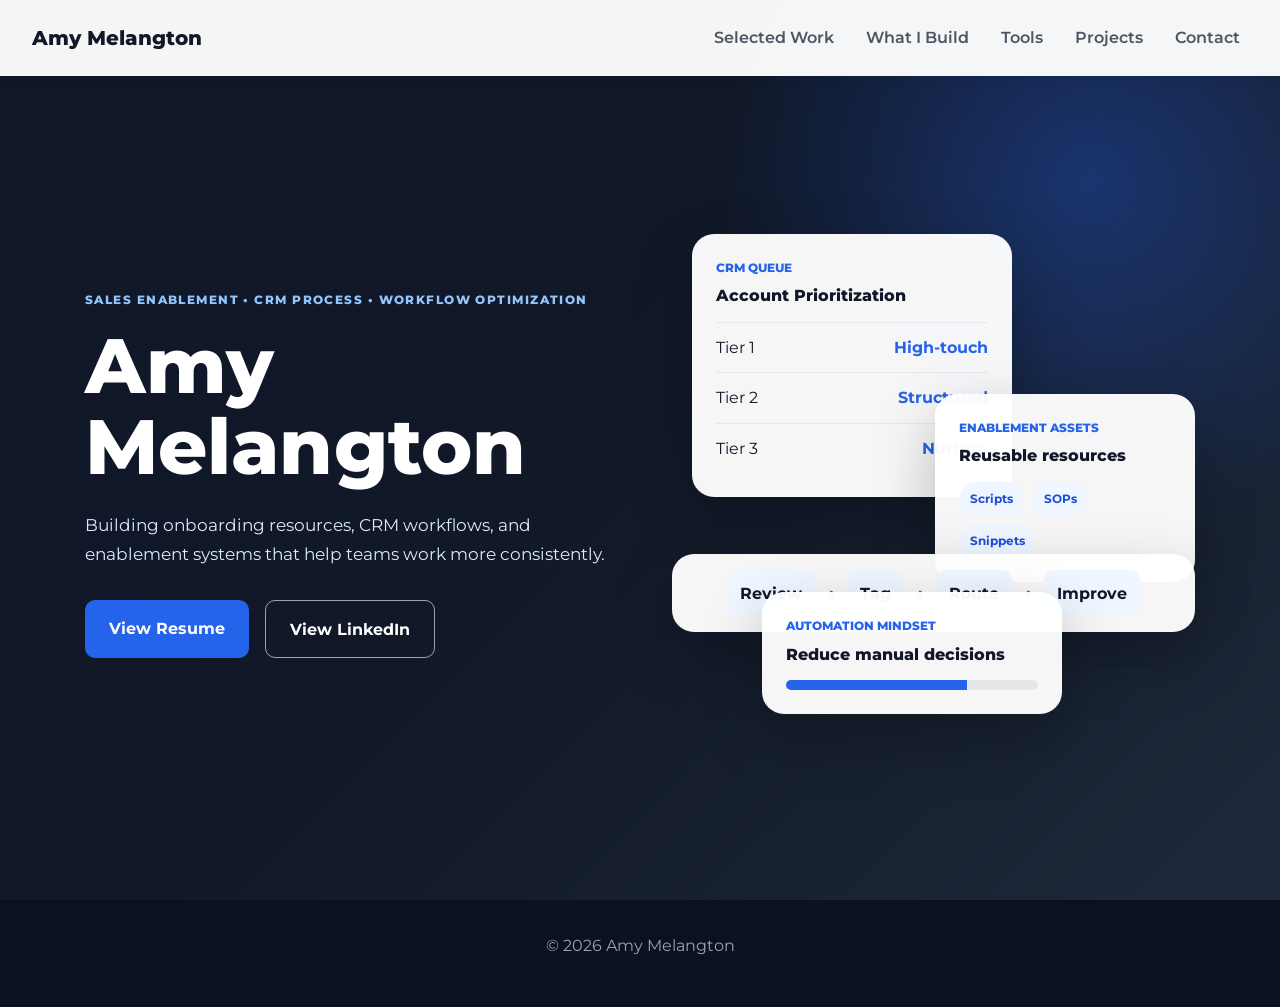
<file: index.html>
<!DOCTYPE html>
<html lang="en">
<head>
  <meta charset="UTF-8" />
  <meta name="viewport" content="width=device-width, initial-scale=1.0" />
  <title>Amy Melangton | Sales Enablement & Workflow Optimization</title>

  <link rel="stylesheet" href="https://cdn.jsdelivr.net/npm/bootstrap@4.5.3/dist/css/bootstrap.min.css" />
  <link rel="stylesheet" href="./index.css" />
  <link href="https://fonts.googleapis.com/css2?family=Montserrat:wght@400;500;600;700;800&display=swap" rel="stylesheet" />
</head>

<body>
  <div id="page-wrapper">
    <header class="site-header">
      <nav class="navbar navbar-expand-md navbar-light">
        <a class="navbar-brand" href="#home">Amy Melangton</a>

        <button class="navbar-toggler" type="button" data-toggle="collapse" data-target="#navbarMenu" aria-controls="navbarMenu" aria-expanded="false" aria-label="Toggle navigation">
          <span class="navbar-toggler-icon"></span>
        </button>

        <div class="collapse navbar-collapse" id="navbarMenu">
          <ul class="navbar-nav ml-auto">
            <li class="nav-item"><a class="nav-link" href="#work">Selected Work</a></li>
            <li class="nav-item"><a class="nav-link" href="#build">What I Build</a></li>
            <li class="nav-item"><a class="nav-link" href="#tools">Tools</a></li>
            <li class="nav-item"><a class="nav-link" href="#projects">Projects</a></li>
            <li class="nav-item"><a class="nav-link" href="#contact">Contact</a></li>
          </ul>
        </div>
      </nav>
    </header>

    <main>
      <section id="home" class="hero-section">
        <div class="container hero-grid">
          <div class="hero-copy-block">
            <p class="eyebrow">Sales Enablement • CRM Process • Workflow Optimization</p>
            <h1>Amy Melangton</h1>
            <p class="hero-copy">
              Building onboarding resources, CRM workflows, and enablement systems that help teams work more consistently.
            </p>

            <div class="hero-actions">
              <a class="btn-primary-custom" href="https://drive.google.com/file/d/1OQr556FsSG1uDfLB6r_ijONthHhYQtJM/view?usp=sharing" target="_blank">View Resume</a>
              <a class="btn-secondary-custom" href="https://www.linkedin.com/in/amymelangton" target="_blank">View LinkedIn</a>
            </div>
          </div>

          <div class="ops-visual" aria-label="Enablement and CRM systems visual">
            <div class="visual-card visual-card-large">
              <span>CRM Queue</span>
              <h3>Account Prioritization</h3>
              <div class="status-row"><p>Tier 1</p><strong>High-touch</strong></div>
              <div class="status-row"><p>Tier 2</p><strong>Structured</strong></div>
              <div class="status-row"><p>Tier 3</p><strong>Nurture</strong></div>
            </div>

            <div class="visual-card visual-card-small">
              <span>Enablement Assets</span>
              <h3>Reusable resources</h3>
              <div class="chip-row">
                <b>Scripts</b>
                <b>SOPs</b>
                <b>Snippets</b>
              </div>
            </div>

            <div class="workflow-bar">
              <div>Review</div>
              <span>→</span>
              <div>Tag</div>
              <span>→</span>
              <div>Route</div>
              <span>→</span>
              <div>Improve</div>
            </div>

            <div class="visual-card visual-card-bottom">
              <span>Automation Mindset</span>
              <h3>Reduce manual decisions</h3>
              <div class="progress-track"><div></div></div>
            </div>
          </div>
        </div>
      </section>
    </main>

    <footer class="footer">
      <div class="container text-center">
        <p>&copy; 2026 Amy Melangton</p>
      </div>
    </footer>
  </div>

  <script src="https://code.jquery.com/jquery-3.5.1.slim.min.js"></script>
  <script src="https://cdn.jsdelivr.net/npm/bootstrap@4.5.3/dist/js/bootstrap.bundle.min.js"></script>
</body>
</html>
</file>
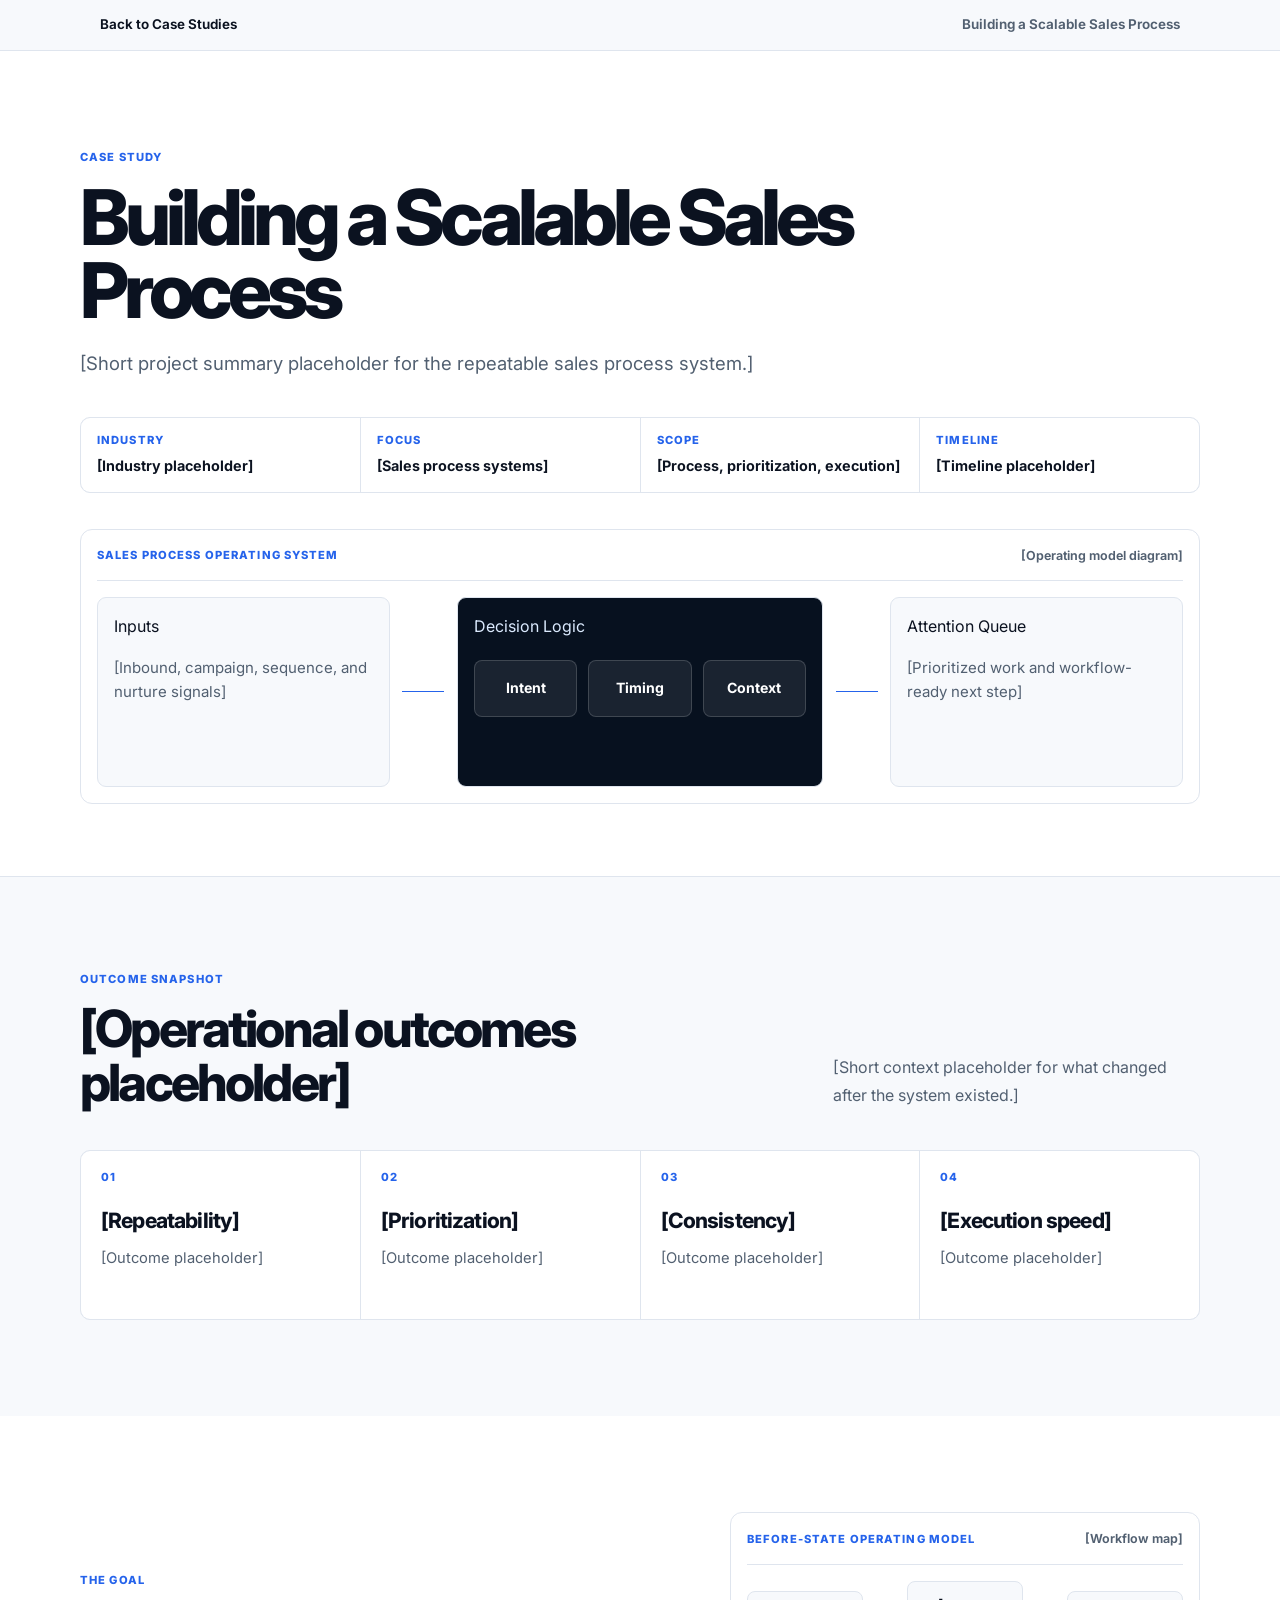
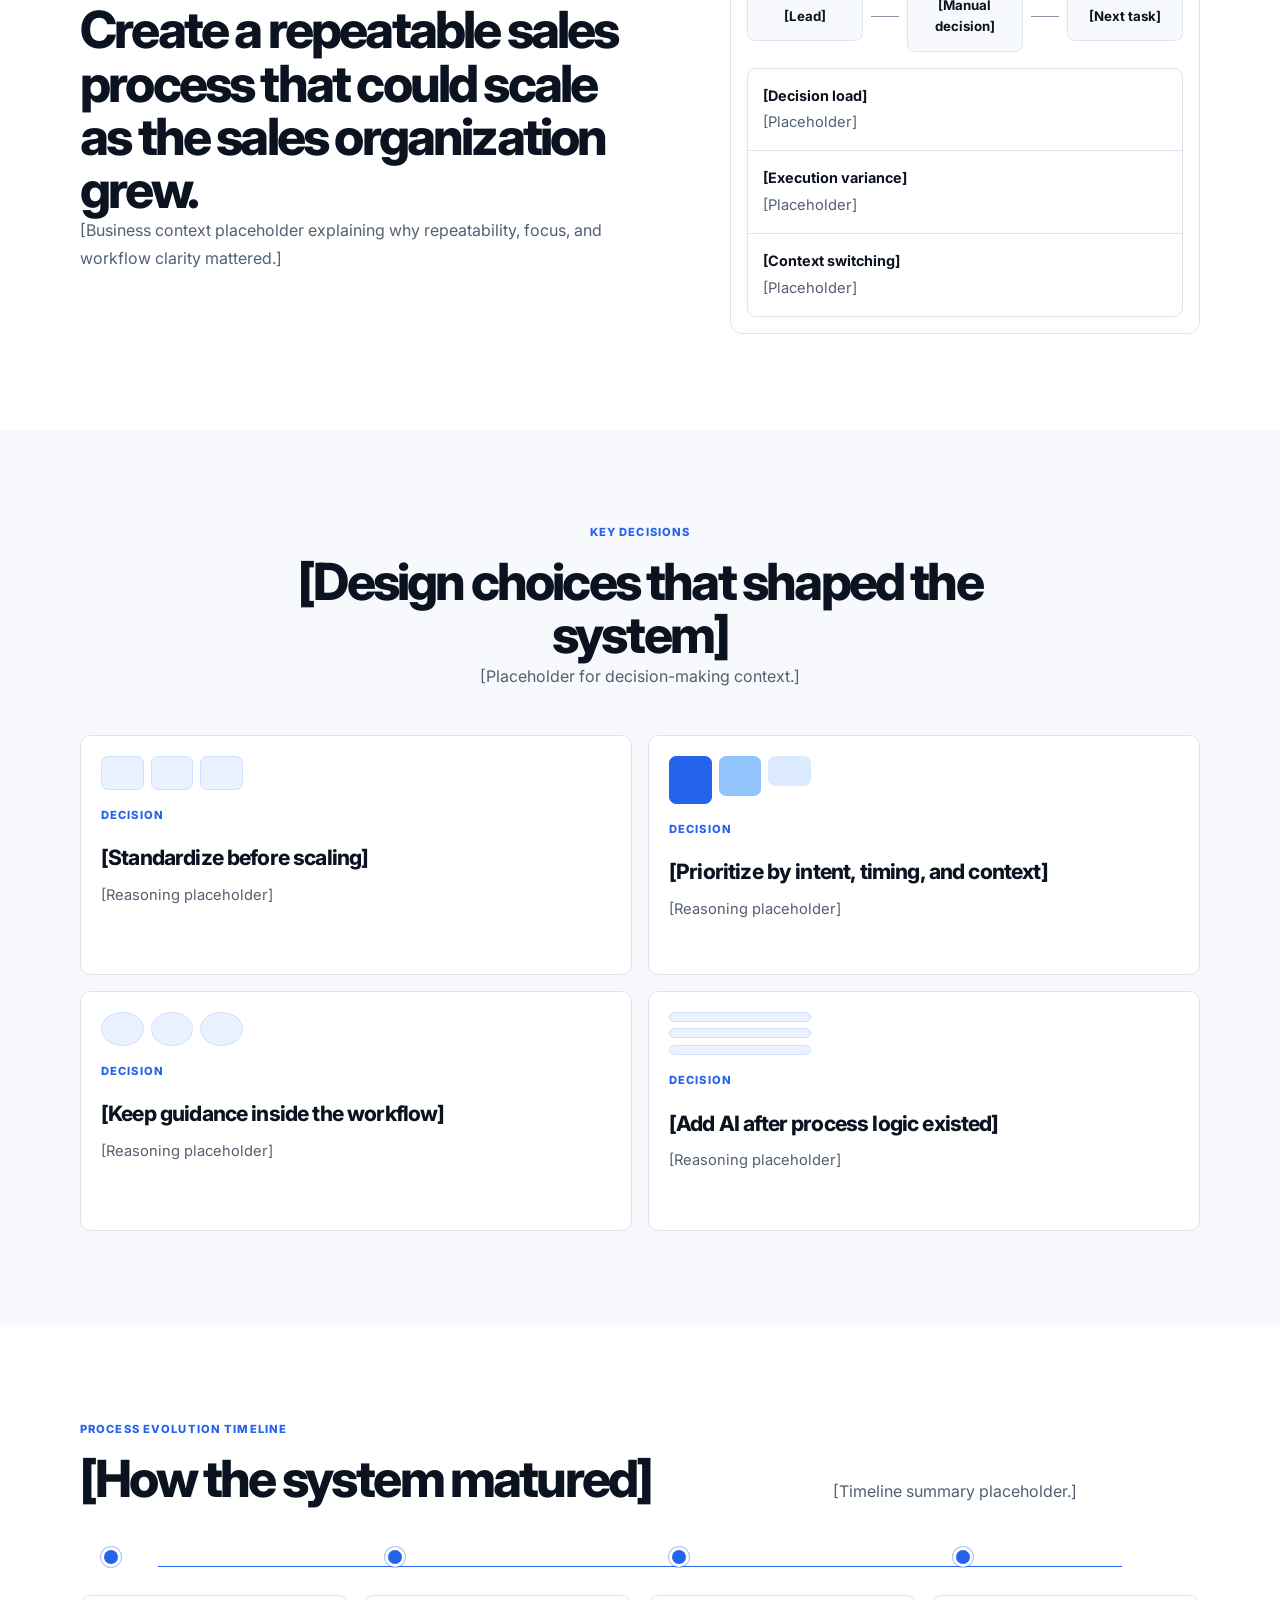
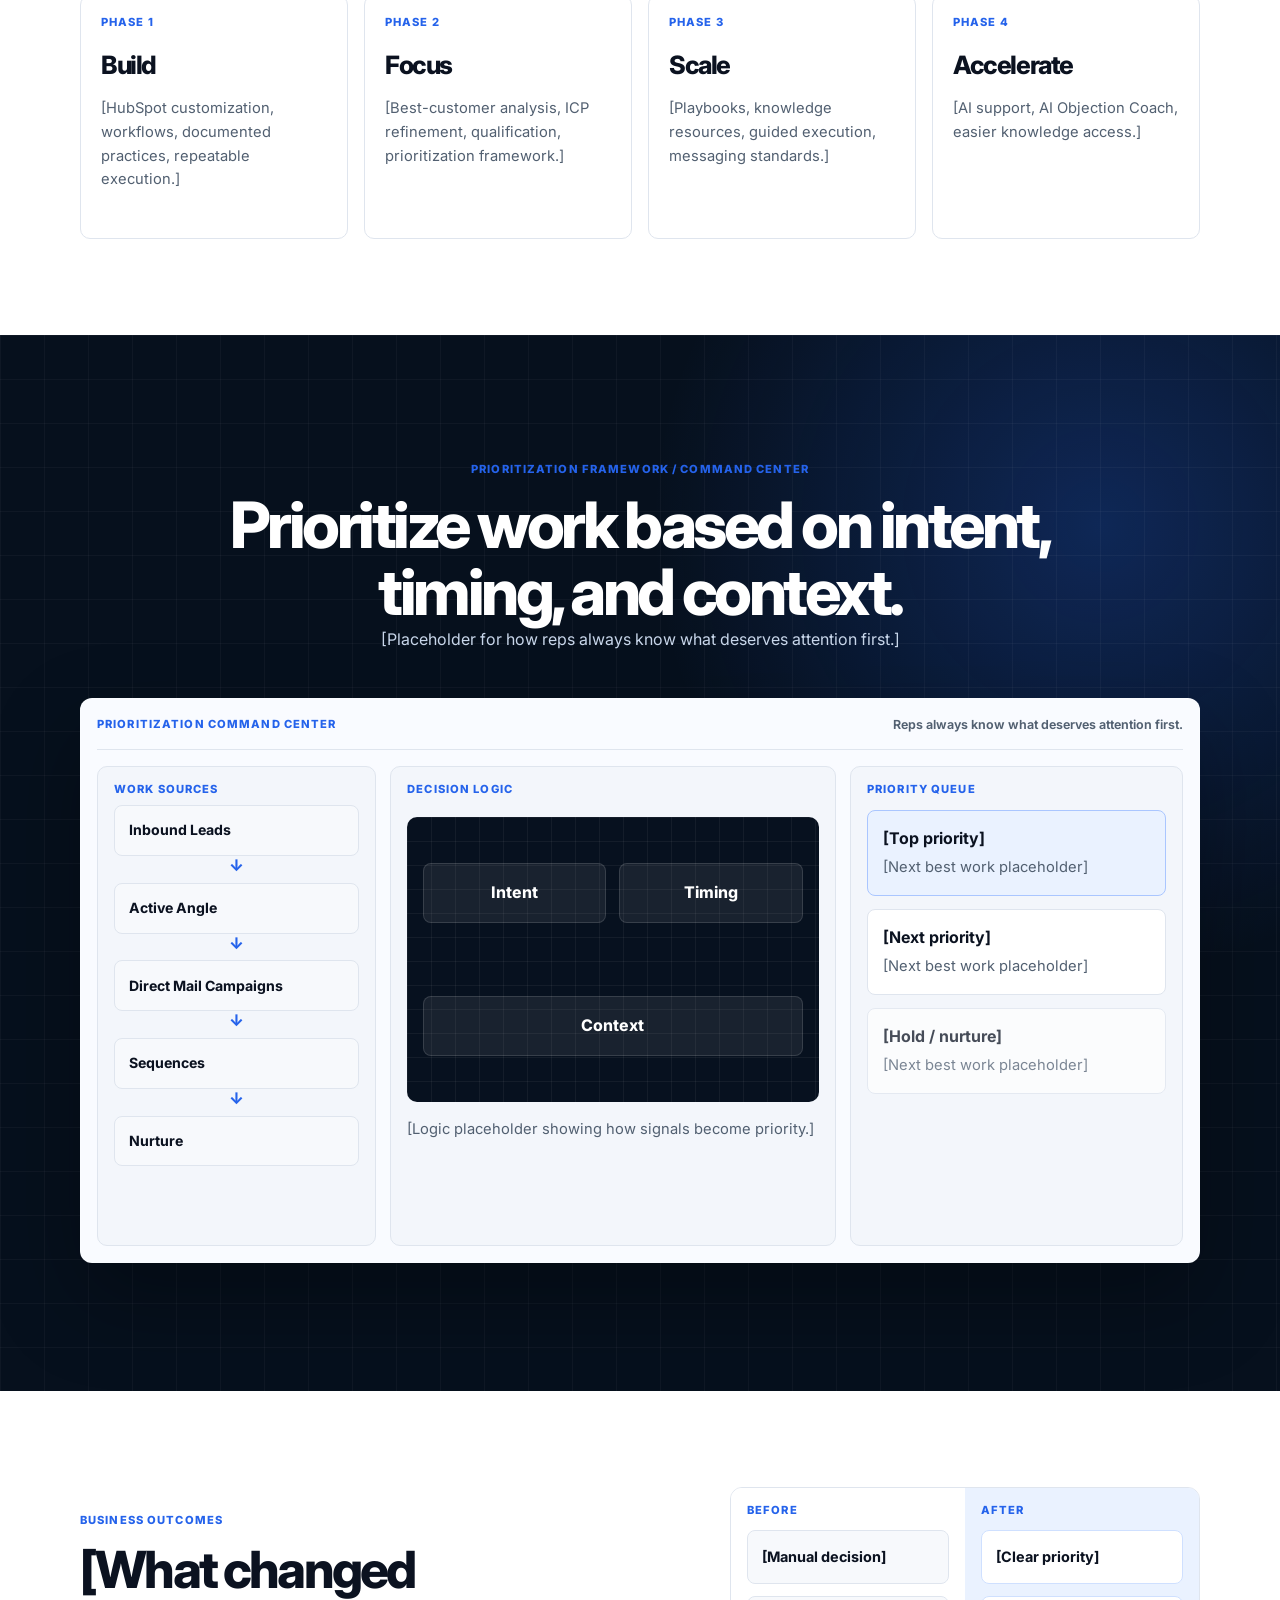
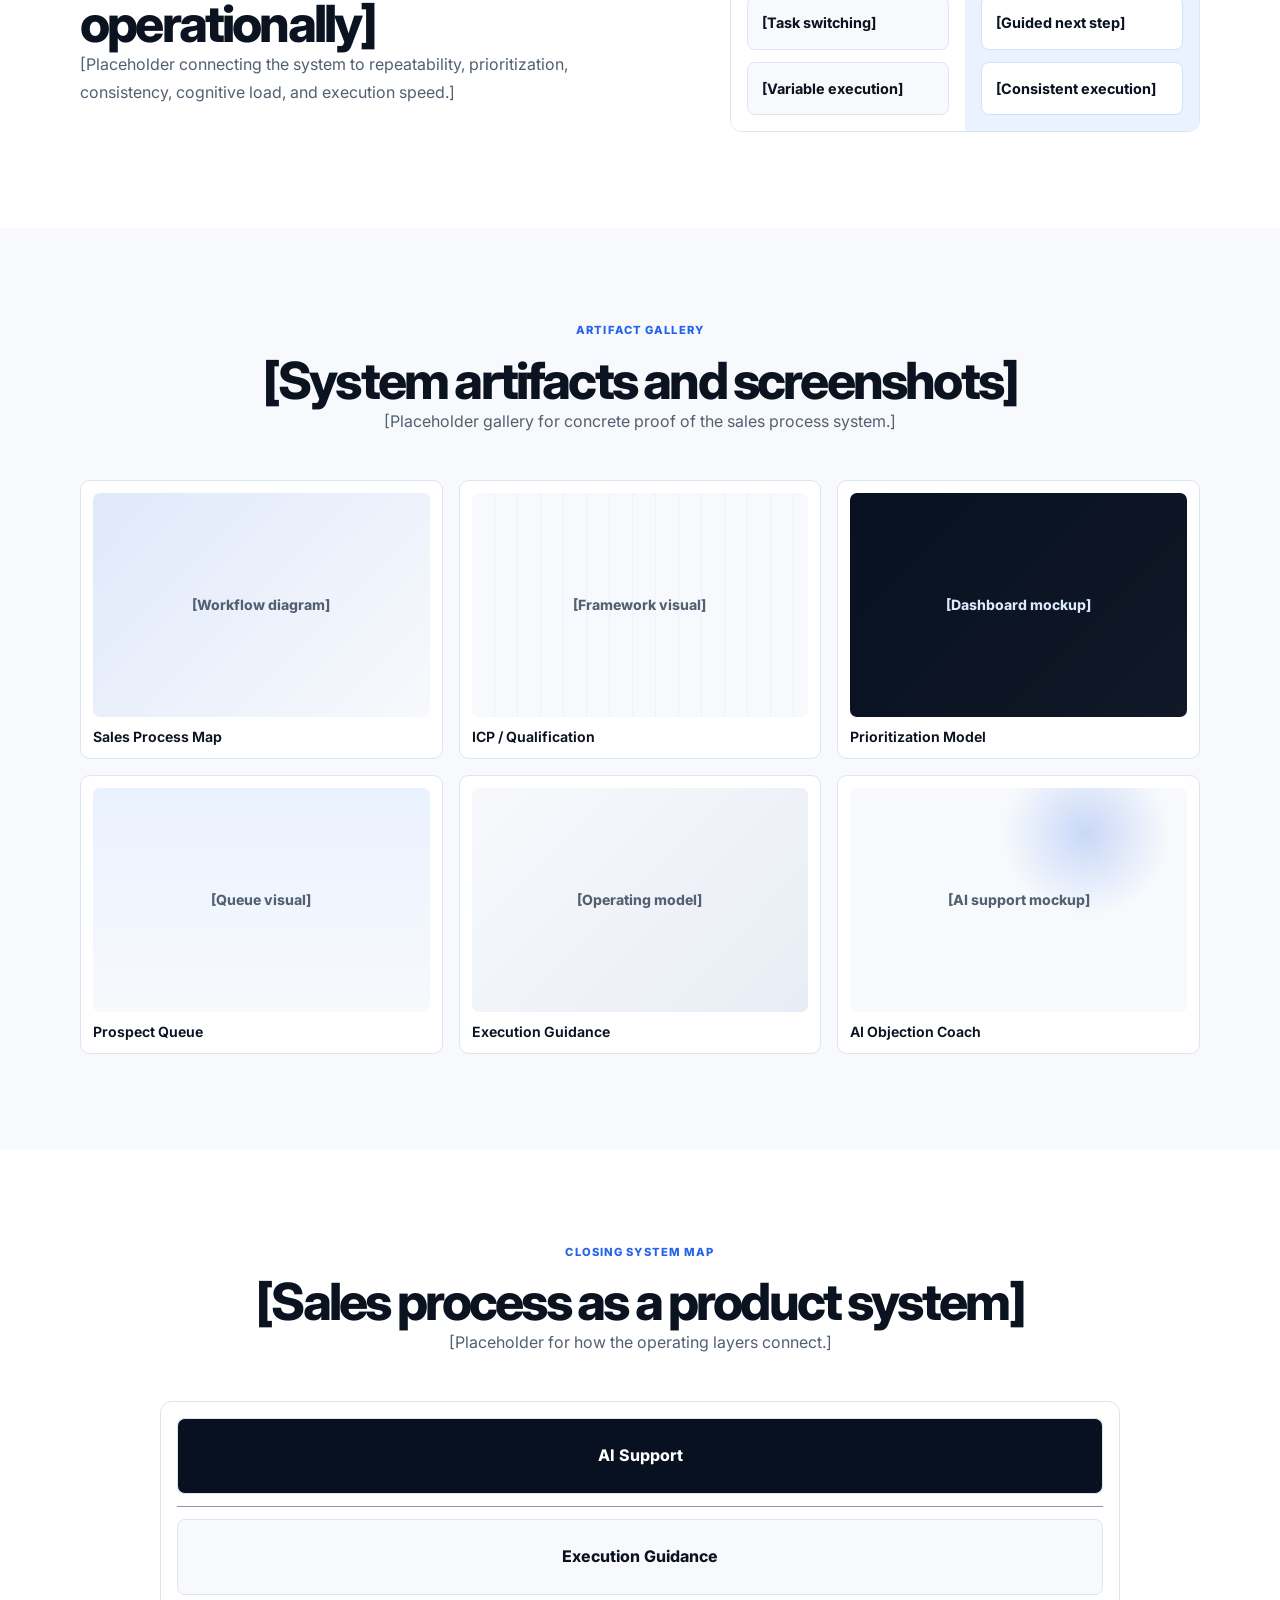
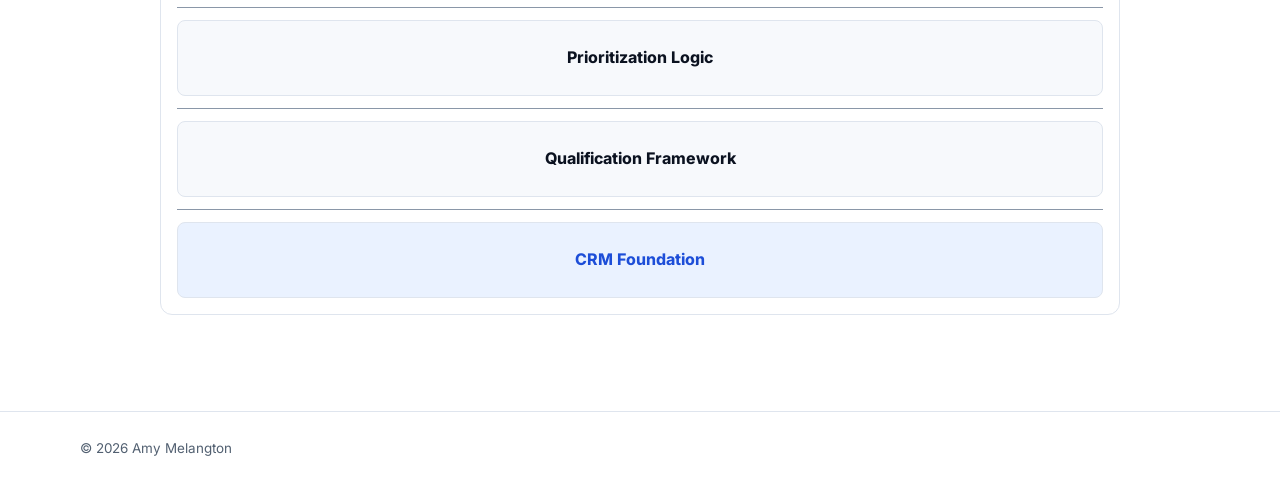
<file: creating-repeatable-sales-process.html>
<!DOCTYPE html>
<html lang="en">
<head>
  <meta charset="UTF-8" />
  <meta name="viewport" content="width=device-width, initial-scale=1.0" />
  <title>Building a Scalable Sales Process | Amy Melangton</title>

  <link rel="stylesheet" href="./case-study-clean.css?v=1" />
  <link href="https://fonts.googleapis.com/css2?family=Inter:wght@400;500;600;700;800&display=swap" rel="stylesheet" />
</head>

<body class="case-study-page">
  <div id="page-wrapper">
    <header class="case-site-header">
      <nav class="case-navbar" aria-label="Case study navigation">
        <a class="case-back-link" href="./index.html#projects">Back to Case Studies</a>
        <span>Building a Scalable Sales Process</span>
      </nav>
    </header>

    <main>
      <section id="hero" class="case-hero-section">
        <div class="container">
          <div class="case-hero-copy">
            <p class="case-kicker">Case Study</p>
            <h1>Building a Scalable Sales Process</h1>
            <p class="case-hero-summary">[Short project summary placeholder for the repeatable sales process system.]</p>
          </div>

          <div class="case-meta-grid" aria-label="Case study metadata">
            <div><span>Industry</span><strong>[Industry placeholder]</strong></div>
            <div><span>Focus</span><strong>[Sales process systems]</strong></div>
            <div><span>Scope</span><strong>[Process, prioritization, execution]</strong></div>
            <div><span>Timeline</span><strong>[Timeline placeholder]</strong></div>
          </div>

          <div class="system-os-diagram" aria-label="Sales Process Operating System diagram">
            <div class="diagram-header"><span>Sales Process Operating System</span><b>[Operating model diagram]</b></div>
            <div class="system-diagram-grid">
              <div class="system-layer signal-layer"><span>Inputs</span><p>[Inbound, campaign, sequence, and nurture signals]</p></div>
              <div class="system-connector"></div>
              <div class="system-layer logic-layer"><span>Decision Logic</span><div class="logic-pill-row"><b>Intent</b><b>Timing</b><b>Context</b></div></div>
              <div class="system-connector"></div>
              <div class="system-layer queue-layer"><span>Attention Queue</span><p>[Prioritized work and workflow-ready next step]</p></div>
            </div>
          </div>
        </div>
      </section>

      <section id="snapshot" class="case-section snapshot-section">
        <div class="container">
          <div class="section-heading-row">
            <div><p class="case-kicker">Outcome Snapshot</p><h2>[Operational outcomes placeholder]</h2></div>
            <p class="section-copy">[Short context placeholder for what changed after the system existed.]</p>
          </div>
          <div class="metric-panel-grid">
            <article class="metric-card"><span>01</span><h3>[Repeatability]</h3><p>[Outcome placeholder]</p></article>
            <article class="metric-card"><span>02</span><h3>[Prioritization]</h3><p>[Outcome placeholder]</p></article>
            <article class="metric-card"><span>03</span><h3>[Consistency]</h3><p>[Outcome placeholder]</p></article>
            <article class="metric-card"><span>04</span><h3>[Execution speed]</h3><p>[Outcome placeholder]</p></article>
          </div>
        </div>
      </section>

      <section id="goal" class="case-section goal-section">
        <div class="container goal-grid">
          <div><p class="case-kicker">The Goal</p><h2>Create a repeatable sales process that could scale as the sales organization grew.</h2><p class="section-copy">[Business context placeholder explaining why repeatability, focus, and workflow clarity mattered.]</p></div>
          <div class="operating-model-card" aria-label="Before-state operating model visual">
            <div class="diagram-header"><span>Before-State Operating Model</span><b>[Workflow map]</b></div>
            <div class="model-path scattered"><div>[Lead]</div><span></span><div>[Manual decision]</div><span></span><div>[Next task]</div></div>
            <div class="friction-grid"><div><strong>[Decision load]</strong><p>[Placeholder]</p></div><div><strong>[Execution variance]</strong><p>[Placeholder]</p></div><div><strong>[Context switching]</strong><p>[Placeholder]</p></div></div>
          </div>
        </div>
      </section>

      <section id="decisions" class="case-section decisions-section">
        <div class="container">
          <div class="section-heading-centered"><p class="case-kicker">Key Decisions</p><h2>[Design choices that shaped the system]</h2><p class="section-intro">[Placeholder for decision-making context.]</p></div>
          <div class="decision-grid">
            <article class="decision-card"><div class="decision-mini-diagram"><span></span><span></span><span></span></div><span>Decision</span><h3>[Standardize before scaling]</h3><p>[Reasoning placeholder]</p></article>
            <article class="decision-card"><div class="decision-mini-diagram decision-mini-diagram-ranked"><span></span><span></span><span></span></div><span>Decision</span><h3>[Prioritize by intent, timing, and context]</h3><p>[Reasoning placeholder]</p></article>
            <article class="decision-card"><div class="decision-mini-diagram decision-mini-diagram-loop"><span></span><span></span><span></span></div><span>Decision</span><h3>[Keep guidance inside the workflow]</h3><p>[Reasoning placeholder]</p></article>
            <article class="decision-card"><div class="decision-mini-diagram decision-mini-diagram-layered"><span></span><span></span><span></span></div><span>Decision</span><h3>[Add AI after process logic existed]</h3><p>[Reasoning placeholder]</p></article>
          </div>
        </div>
      </section>

      <section id="timeline" class="case-section timeline-section">
        <div class="container">
          <div class="section-heading-row timeline-heading"><div><p class="case-kicker">Process Evolution Timeline</p><h2>[How the system matured]</h2></div><p class="section-copy">[Timeline summary placeholder.]</p></div>
          <div class="roadmap" aria-label="Product roadmap style process evolution">
            <article class="roadmap-phase"><span>Phase 1</span><h3>Build</h3><p>[HubSpot customization, workflows, documented practices, repeatable execution.]</p></article>
            <article class="roadmap-phase"><span>Phase 2</span><h3>Focus</h3><p>[Best-customer analysis, ICP refinement, qualification, prioritization framework.]</p></article>
            <article class="roadmap-phase"><span>Phase 3</span><h3>Scale</h3><p>[Playbooks, knowledge resources, guided execution, messaging standards.]</p></article>
            <article class="roadmap-phase"><span>Phase 4</span><h3>Accelerate</h3><p>[AI support, AI Objection Coach, easier knowledge access.]</p></article>
          </div>
        </div>
      </section>

      <section id="command-center" class="case-section command-section">
        <div class="container">
          <div class="section-heading-centered command-heading"><p class="case-kicker">Prioritization Framework / Command Center</p><h2>Prioritize work based on intent, timing, and context.</h2><p class="section-intro">[Placeholder for how reps always know what deserves attention first.]</p></div>
          <div class="command-dashboard" aria-label="Prioritization Command Center dashboard mockup">
            <div class="command-topbar"><span>Prioritization Command Center</span><b>Reps always know what deserves attention first.</b></div>
            <div class="command-grid">
              <div class="source-stack"><span>Work Sources</span><div>Inbound Leads</div><i>&darr;</i><div>Active Angle</div><i>&darr;</i><div>Direct Mail Campaigns</div><i>&darr;</i><div>Sequences</div><i>&darr;</i><div>Nurture</div></div>
              <div class="decision-engine"><span>Decision Logic</span><div class="engine-ring"><div>Intent</div><div>Timing</div><div>Context</div></div><p>[Logic placeholder showing how signals become priority.]</p></div>
              <div class="priority-board"><span>Priority Queue</span><article class="priority-item priority-item-top"><strong>[Top priority]</strong><p>[Next best work placeholder]</p></article><article class="priority-item"><strong>[Next priority]</strong><p>[Next best work placeholder]</p></article><article class="priority-item muted"><strong>[Hold / nurture]</strong><p>[Next best work placeholder]</p></article></div>
            </div>
          </div>
        </div>
      </section>

      <section id="outcomes" class="case-section outcomes-section">
        <div class="container outcomes-layout">
          <div><p class="case-kicker">Business Outcomes</p><h2>[What changed operationally]</h2><p class="section-copy">[Placeholder connecting the system to repeatability, prioritization, consistency, cognitive load, and execution speed.]</p></div>
          <div class="comparison-visual" aria-label="Before and after workflow comparison"><div class="comparison-column before"><span>Before</span><div class="comparison-node">[Manual decision]</div><div class="comparison-node">[Task switching]</div><div class="comparison-node">[Variable execution]</div></div><div class="comparison-column after"><span>After</span><div class="comparison-node">[Clear priority]</div><div class="comparison-node">[Guided next step]</div><div class="comparison-node">[Consistent execution]</div></div></div>
        </div>
      </section>

      <section id="artifacts" class="case-section artifacts-section">
        <div class="container">
          <div class="section-heading-centered"><p class="case-kicker">Artifact Gallery</p><h2>[System artifacts and screenshots]</h2><p class="section-intro">[Placeholder gallery for concrete proof of the sales process system.]</p></div>
          <div class="artifact-grid">
            <article class="artifact-card"><div class="artifact-shot diagram-shot">[Workflow diagram]</div><span>Sales Process Map</span></article>
            <article class="artifact-card"><div class="artifact-shot framework-shot">[Framework visual]</div><span>ICP / Qualification</span></article>
            <article class="artifact-card"><div class="artifact-shot dashboard-shot">[Dashboard mockup]</div><span>Prioritization Model</span></article>
            <article class="artifact-card"><div class="artifact-shot queue-shot">[Queue visual]</div><span>Prospect Queue</span></article>
            <article class="artifact-card"><div class="artifact-shot architecture-shot">[Operating model]</div><span>Execution Guidance</span></article>
            <article class="artifact-card"><div class="artifact-shot ai-shot">[AI support mockup]</div><span>AI Objection Coach</span></article>
          </div>
        </div>
      </section>

      <section id="system-map" class="case-section closing-map-section">
        <div class="container">
          <div class="section-heading-centered"><p class="case-kicker">Closing System Map</p><h2>[Sales process as a product system]</h2><p class="section-intro">[Placeholder for how the operating layers connect.]</p></div>
          <div class="architecture-map" aria-label="Layered sales process architecture diagram"><div class="architecture-layer ai">AI Support</div><div class="architecture-rule"></div><div class="architecture-layer">Execution Guidance</div><div class="architecture-rule"></div><div class="architecture-layer">Prioritization Logic</div><div class="architecture-rule"></div><div class="architecture-layer">Qualification Framework</div><div class="architecture-rule"></div><div class="architecture-layer foundation">CRM Foundation</div></div>
        </div>
      </section>
    </main>

    <footer class="case-footer"><div class="container"><p>&copy; 2026 Amy Melangton</p></div></footer>
  </div>
</body>
</html>
</file>
<file: index.css>
html {
  scroll-behavior: smooth;
}

body {
  margin: 0;
  font-family: 'Montserrat', sans-serif;
  background: #f5f7fa;
  color: #1f2937;
  line-height: 1.7;
}

.site-header {
  position: fixed;
  width: 100%;
  z-index: 1000;
}

.navbar {
  background: rgba(255,255,255,0.96);
  padding: 1rem 2rem;
  box-shadow: 0 2px 12px rgba(0,0,0,0.05);
}

.navbar-brand {
  font-weight: 800;
  color: #111827 !important;
}

.nav-link {
  font-weight: 600;
  margin-left: 1rem;
  color: #4b5563 !important;
}

.nav-link:hover {
  color: #2563eb !important;
}

.hero-section {
  min-height: 100vh;
  display: flex;
  align-items: center;
  padding: 8rem 0 5rem;
  background:
    radial-gradient(circle at 85% 20%, rgba(37,99,235,0.35), transparent 28%),
    linear-gradient(135deg,#0f172a 0%,#111827 48%,#1e293b 100%);
  color: white;
}

.hero-grid {
  display: grid;
  grid-template-columns: 1fr 1fr;
  gap: 4rem;
  align-items: center;
}

.eyebrow {
  color: #93c5fd;
  text-transform: uppercase;
  font-size: 0.75rem;
  letter-spacing: 0.12em;
  font-weight: 800;
  margin-bottom: 1rem;
}

.hero-copy-block h1 {
  font-size: clamp(3rem, 6vw, 5rem);
  line-height: 1.05;
  font-weight: 800;
  margin-bottom: 1.5rem;
}

.hero-copy {
  color: #dbeafe;
  max-width: 720px;
  font-size: 1.05rem;
}

.hero-actions {
  display: flex;
  gap: 1rem;
  flex-wrap: wrap;
  margin-top: 2rem;
}

.btn-primary-custom,
.btn-secondary-custom {
  text-decoration: none !important;
  padding: 0.9rem 1.5rem;
  border-radius: 10px;
  font-weight: 700;
  transition: 0.2s ease;
}

.btn-primary-custom {
  background: #2563eb;
  color: white;
}

.btn-primary-custom:hover {
  background: #1d4ed8;
  color: white;
}

.btn-secondary-custom {
  border: 1px solid rgba(255,255,255,0.6);
  color: white;
}

.btn-secondary-custom:hover {
  background: rgba(255,255,255,0.1);
  color: white;
}

.ops-visual {
  position: relative;
  min-height: 520px;
}

.visual-card,
.workflow-bar {
  position: absolute;
  background: rgba(255,255,255,0.96);
  color: #111827;
  border-radius: 22px;
  box-shadow: 0 25px 60px rgba(0,0,0,0.25);
}

.visual-card {
  padding: 1.5rem;
}

.visual-card span {
  display: block;
  color: #2563eb;
  font-size: 0.75rem;
  font-weight: 800;
  text-transform: uppercase;
  margin-bottom: 0.5rem;
}

.visual-card h3 {
  font-size: 1rem;
  font-weight: 800;
  margin-bottom: 1rem;
}

.visual-card-large {
  width: 320px;
  top: 20px;
  left: 20px;
}

.visual-card-small {
  width: 260px;
  top: 180px;
  right: 0;
}

.visual-card-bottom {
  width: 300px;
  bottom: 20px;
  left: 90px;
}

.status-row {
  display: flex;
  justify-content: space-between;
  padding: 0.7rem 0;
  border-top: 1px solid #e5e7eb;
}

.status-row p {
  margin: 0;
}

.status-row strong {
  color: #2563eb;
}

.chip-row {
  display: flex;
  flex-wrap: wrap;
  gap: 0.5rem;
}

.chip-row b {
  background: #eff6ff;
  color: #1d4ed8;
  padding: 0.4rem 0.7rem;
  border-radius: 999px;
  font-size: 0.78rem;
}

.workflow-bar {
  left: 0;
  right: 0;
  top: 340px;
  padding: 1rem;
  display: flex;
  justify-content: center;
  align-items: center;
  gap: 0.7rem;
}

.workflow-bar div {
  background: #eff6ff;
  padding: 0.6rem 0.8rem;
  border-radius: 10px;
  font-weight: 700;
}

.workflow-bar span {
  color: #2563eb;
  font-weight: 800;
}

.progress-track {
  background: #e5e7eb;
  border-radius: 999px;
  overflow: hidden;
  height: 10px;
}

.progress-track div {
  width: 72%;
  height: 100%;
  background: #2563eb;
}

.positioning-section,
.section-wrapper,
.contact-section {
  padding: 90px 0;
}

.positioning-card,
.case-study-card,
.content-card,
.demo-card {
  border-radius: 24px;
}

.positioning-card {
  background: white;
  padding: 3rem;
  box-shadow: 0 10px 30px rgba(0,0,0,0.06);
}

.positioning-card h2,
.section-title {
  font-weight: 800;
  margin-bottom: 1rem;
}

.section-intro {
  max-width: 760px;
  margin: 0 auto 3rem;
  color: #4b5563;
}

.case-study-card {
  background: white;
  padding: 3rem;
  box-shadow: 0 10px 30px rgba(0,0,0,0.06);
}

.case-grid,
.tier-grid {
  display: grid;
  grid-template-columns: repeat(2,1fr);
  gap: 2rem;
}

.tier-grid {
  grid-template-columns: repeat(3,1fr);
  margin-top: 2rem;
}

.process-flow {
  display: flex;
  justify-content: space-between;
  align-items: center;
  gap: 0.5rem;
  margin: 2rem 0;
  flex-wrap: wrap;
}

.process-flow div {
  background: #eff6ff;
  padding: 0.9rem 1rem;
  border-radius: 12px;
  font-weight: 700;
}

.process-flow span {
  color: #2563eb;
  font-weight: 800;
}

.tier-card,
.impact-card {
  background: #f8fafc;
  padding: 1.5rem;
  border-radius: 18px;
}

.demo-card {
  background: #0f172a;
  color: white;
  padding: 2.5rem;
  margin-top: 2rem;
  display: grid;
  grid-template-columns: 1fr 0.9fr;
  gap: 2rem;
}

.demo-output {
  background: rgba(255,255,255,0.08);
  border-radius: 18px;
  padding: 1.5rem;
}

.light-section {
  background: white;
}

.card-grid {
  margin-top: 2rem;
}

.content-card {
  background: white;
  padding: 2rem;
  height: 100%;
  box-shadow: 0 8px 24px rgba(0,0,0,0.05);
}

.dark-card {
  background: #111827;
  color: white;
}

.dark-card p {
  color: #dbeafe;
}

.project-grid figure {
  margin-bottom: 2rem;
}

.project-grid a {
  text-decoration: none;
  color: inherit;
}

.project-pic {
  width: 100%;
  border-radius: 18px;
  margin-bottom: 1rem;
  height: 240px;
  object-fit: cover;
}

.contact-section {
  background: #111827;
  color: white;
}

.contact-links {
  display: flex;
  justify-content: center;
  gap: 1.5rem;
  flex-wrap: wrap;
  margin-top: 2rem;
}

.contact-links a {
  color: #93c5fd;
  font-weight: 700;
  text-decoration: none;
}

.footer {
  background: #0b1120;
  color: #9ca3af;
  text-align: center;
  padding: 2rem 0;
}

@media (max-width: 992px) {
  .hero-grid,
  .case-grid,
  .tier-grid,
  .demo-card {
    grid-template-columns: 1fr;
  }
}

@media (max-width: 768px) {
  .hero-section {
    padding: 7rem 0 4rem;
  }

  .ops-visual {
    display: none;
  }

  .navbar {
    padding: 1rem;
  }

  .nav-link {
    margin-left: 0;
  }

  .process-flow {
    flex-direction: column;
  }
}
</file>
<file: case-study-clean.css>
:root{--ink:#0b1220;--muted:#526071;--line:#dfe5ee;--bg:#f7f9fc;--panel:#fff;--alt:#f3f6fb;--blue:#2563eb;--soft:#eaf2ff;--navy:#07111f}*{box-sizing:border-box}html{scroll-behavior:smooth}body.case-study-page{margin:0;background:var(--bg);color:var(--ink);font-family:Inter,-apple-system,BlinkMacSystemFont,"Segoe UI",sans-serif;line-height:1.6}.container{width:min(1120px,calc(100% - 48px));margin:0 auto}.case-site-header{position:sticky;top:0;z-index:10;background:rgba(247,249,252,.92);border-bottom:1px solid var(--line);backdrop-filter:blur(18px)}.case-navbar{display:flex;justify-content:space-between;align-items:center;max-width:1120px;margin:0 auto;padding:.9rem 1.25rem;color:var(--muted);font-size:.84rem;font-weight:650}.case-back-link{color:var(--ink);text-decoration:none}.case-back-link:hover{color:var(--blue)}.case-kicker,.case-meta-grid span,.diagram-header span,.metric-card span,.decision-card>span,.roadmap-phase span,.command-topbar span,.source-stack span,.decision-engine span,.priority-board span,.comparison-column span,.artifact-card span{display:block;color:var(--blue);font-size:.7rem;font-weight:800;letter-spacing:.1em;line-height:1.2;text-transform:uppercase}.case-kicker{margin:0 0 1rem}.case-hero-section{padding:6.25rem 0 4.5rem;background:#fff;border-bottom:1px solid var(--line)}.case-hero-copy{max-width:780px}.case-hero-copy h1{margin:0 0 1.15rem;color:var(--ink);font-size:clamp(3.2rem,6vw,5.1rem);font-weight:790;letter-spacing:-.065em;line-height:.96}.case-hero-summary{max-width:680px;margin:0;color:var(--muted);font-size:1.16rem;line-height:1.75}.case-meta-grid{display:grid;grid-template-columns:repeat(4,minmax(0,1fr));gap:1px;overflow:hidden;margin:2.4rem 0 2.2rem;border:1px solid var(--line);border-radius:10px;background:var(--line)}.case-meta-grid div{padding:1rem;background:var(--panel)}.case-meta-grid strong{display:block;margin-top:.48rem;color:var(--ink);font-size:.9rem;font-weight:680;line-height:1.45}.system-os-diagram,.operating-model-card,.command-dashboard,.comparison-visual,.architecture-map{border:1px solid var(--line);border-radius:12px;background:var(--panel);box-shadow:none}.system-os-diagram,.operating-model-card,.command-dashboard,.architecture-map{padding:1rem}.diagram-header,.command-topbar{display:flex;justify-content:space-between;gap:1rem;align-items:center;padding-bottom:.9rem;border-bottom:1px solid var(--line)}.diagram-header b,.command-topbar b{color:var(--muted);font-size:.78rem;font-weight:650}.system-diagram-grid{display:grid;grid-template-columns:1fr 42px 1.25fr 42px 1fr;align-items:stretch;gap:.8rem;padding-top:1rem}.system-layer{min-height:190px;padding:1rem;border:1px solid var(--line);border-radius:9px;background:var(--bg)}.logic-layer{background:var(--navy);color:white}.system-layer p{margin:1rem 0 0;color:var(--muted);font-size:.94rem}.logic-layer span{color:#dbeafe}.system-connector{align-self:center;height:1px;background:var(--blue)}.logic-pill-row{display:grid;grid-template-columns:repeat(3,1fr);gap:.7rem;margin-top:1.3rem}.logic-pill-row b{padding:1rem .65rem;border:1px solid rgba(255,255,255,.16);border-radius:8px;background:rgba(255,255,255,.08);color:white;font-size:.88rem;text-align:center}.case-section{padding:96px 0}.snapshot-section,.decisions-section,.artifacts-section{background:var(--bg)}.goal-section,.timeline-section,.outcomes-section,.closing-map-section{background:#fff}.section-heading-row{display:grid;grid-template-columns:minmax(0,1fr) minmax(300px,.52fr);gap:3rem;align-items:end;margin-bottom:2.6rem}.section-heading-row h2,.section-heading-centered h2,.goal-grid h2,.outcomes-layout h2{margin:0;color:var(--ink);font-size:clamp(2.2rem,4vw,3.35rem);font-weight:780;letter-spacing:-.055em;line-height:1.04}.section-heading-centered{max-width:780px;margin:0 auto 2.8rem;text-align:center}.section-intro,.section-copy{margin:0;color:var(--muted);font-size:1rem;line-height:1.75}.metric-panel-grid{display:grid;grid-template-columns:repeat(4,minmax(0,1fr));overflow:hidden;border:1px solid var(--line);border-radius:10px;background:var(--line);gap:1px}.metric-card{min-height:168px;padding:1.25rem;background:var(--panel)}.metric-card h3,.decision-card h3{margin:1.2rem 0 .55rem;color:var(--ink);font-size:1.32rem;font-weight:760;letter-spacing:-.04em}.metric-card p,.decision-card p,.roadmap-phase p,.friction-grid p,.comparison-column p,.priority-item p,.decision-engine p{margin:0;color:var(--muted);font-size:.92rem;line-height:1.62}.goal-grid,.outcomes-layout{display:grid;grid-template-columns:minmax(0,1fr) minmax(360px,.82fr);gap:clamp(3rem,6vw,5rem);align-items:center}.model-path{display:grid;grid-template-columns:1fr 28px 1fr 28px 1fr;gap:.5rem;align-items:center;margin:1rem 0}.model-path div,.comparison-node,.source-stack div,.priority-item{border:1px solid var(--line);border-radius:8px;background:var(--bg)}.model-path div{padding:.82rem;color:var(--ink);font-size:.83rem;font-weight:700;text-align:center}.model-path span{height:1px;background:#8a97a8}.friction-grid{display:grid;gap:1px;overflow:hidden;border:1px solid var(--line);border-radius:9px;background:var(--line)}.friction-grid div{padding:.95rem;background:var(--panel)}.friction-grid strong{display:block;margin-bottom:.28rem;color:var(--ink);font-size:.9rem}.decision-grid{display:grid;grid-template-columns:repeat(2,minmax(0,1fr));gap:1rem}.decision-card{min-height:240px;padding:1.25rem;border:1px solid var(--line);border-radius:10px;background:var(--panel)}.decision-mini-diagram{display:grid;grid-template-columns:repeat(3,1fr);gap:.42rem;max-width:142px;margin-bottom:1.2rem}.decision-mini-diagram span{height:34px;border:1px solid #cfe0ff;border-radius:7px;background:var(--soft)}.decision-mini-diagram-ranked span:nth-child(1){height:48px;background:var(--blue);border-color:var(--blue)}.decision-mini-diagram-ranked span:nth-child(2){height:40px;background:#93c5fd;border-color:#93c5fd}.decision-mini-diagram-ranked span:nth-child(3){height:30px;background:#dbeafe;border-color:#dbeafe}.decision-mini-diagram-loop span{border-radius:50%}.decision-mini-diagram-layered{grid-template-columns:1fr}.decision-mini-diagram-layered span{height:10px}.roadmap{position:relative;display:grid;grid-template-columns:repeat(4,minmax(0,1fr));gap:1rem;padding-top:3rem}.roadmap:before{content:"";position:absolute;top:1.22rem;left:7%;right:7%;height:1px;background:var(--blue)}.roadmap-phase{position:relative;min-height:244px;padding:1.25rem;border:1px solid var(--line);border-radius:10px;background:var(--panel)}.roadmap-phase:before{content:"";position:absolute;top:-3.06rem;left:1.25rem;width:14px;height:14px;border:3px solid white;border-radius:50%;background:var(--blue);box-shadow:0 0 0 1px rgba(37,99,235,.38)}.roadmap-phase h3{margin:1rem 0 .7rem;color:var(--ink);font-size:1.58rem;font-weight:780;letter-spacing:-.055em}.command-section{padding:128px 0;background:linear-gradient(rgba(255,255,255,.035) 1px,transparent 1px),linear-gradient(90deg,rgba(255,255,255,.035) 1px,transparent 1px),radial-gradient(circle at 86% 18%,rgba(37,99,235,.28),transparent 32%),#06101d;background-size:44px 44px,44px 44px,auto,auto;color:white}.command-heading{max-width:860px}.command-heading h2{color:white;font-size:clamp(2.7rem,5vw,4.5rem)}.command-heading .section-intro{color:#c8d6ea}.command-dashboard{background:#f9fbff;border-color:rgba(255,255,255,.18);box-shadow:0 36px 90px rgba(0,0,0,.32)}.command-grid{display:grid;grid-template-columns:minmax(220px,.72fr) minmax(330px,1.15fr) minmax(270px,.86fr);gap:.9rem;margin-top:1rem}.source-stack,.decision-engine,.priority-board{min-height:480px;padding:1rem;border:1px solid var(--line);border-radius:10px;background:var(--alt)}.source-stack div{padding:.82rem .85rem;margin-top:.52rem;color:var(--ink);font-size:.88rem;font-weight:720}.source-stack i{display:block;color:var(--blue);font-style:normal;font-weight:800;line-height:1.16;text-align:center}.engine-ring{display:grid;grid-template-columns:1fr 1fr;gap:.8rem;align-items:center;min-height:285px;margin:1.25rem 0 1rem;padding:1rem;border-radius:10px;background:linear-gradient(rgba(255,255,255,.05) 1px,transparent 1px),linear-gradient(90deg,rgba(255,255,255,.05) 1px,transparent 1px),var(--navy);background-size:24px 24px}.engine-ring div{padding:1rem;border:1px solid rgba(255,255,255,.13);border-radius:8px;background:rgba(255,255,255,.075);color:white;font-weight:760;text-align:center}.engine-ring div:last-child{grid-column:1/-1}.priority-item{padding:.95rem;margin-top:.8rem;background:white}.priority-item-top{border-color:#aac6ff;background:var(--soft)}.priority-item.muted{opacity:.74}.priority-item strong{display:block;margin-bottom:.28rem;color:var(--ink)}.comparison-visual{display:grid;grid-template-columns:1fr 1fr;overflow:hidden}.comparison-column{padding:1rem;background:white}.comparison-column.after{background:var(--soft)}.comparison-node{padding:.9rem;margin-top:.75rem;color:var(--ink);font-size:.9rem;font-weight:720}.comparison-column.after .comparison-node{border-color:#cfe0ff;background:white}.artifact-grid{display:grid;grid-template-columns:repeat(3,minmax(0,1fr));gap:1rem}.artifact-card{padding:.75rem;border:1px solid var(--line);border-radius:10px;background:white}.artifact-shot{display:flex;min-height:224px;align-items:center;justify-content:center;margin-bottom:.75rem;border:1px solid var(--case-soft-line);border-radius:7px;color:var(--muted);font-size:.88rem;font-weight:760;text-align:center}.diagram-shot{background:linear-gradient(135deg,rgba(37,99,235,.11),transparent),var(--bg)}.framework-shot{background:repeating-linear-gradient(90deg,var(--bg) 0 22px,var(--soft) 22px 23px)}.dashboard-shot{background:linear-gradient(135deg,#07111f,#111827);color:#dbeafe}.queue-shot{background:linear-gradient(180deg,var(--soft),var(--bg))}.architecture-shot{background:linear-gradient(135deg,var(--bg),#e8edf5)}.ai-shot{background:radial-gradient(circle at 70% 20%,rgba(37,99,235,.22),transparent 28%),var(--bg)}.artifact-card span{color:var(--ink);font-size:.88rem;font-weight:650;letter-spacing:0;text-transform:none}.architecture-map{max-width:960px;margin:0 auto}.architecture-layer{display:flex;min-height:76px;align-items:center;justify-content:center;border:1px solid var(--line);border-radius:8px;background:var(--bg);color:var(--ink);font-size:1rem;font-weight:760}.architecture-layer.ai{background:var(--navy);color:white}.architecture-layer.foundation{background:var(--soft);color:#1d4ed8}.architecture-rule{height:1px;margin:.75rem 0;background:#8a97a8}.case-footer{padding:1.6rem 0;border-top:1px solid var(--line);background:#fff;color:var(--muted);font-size:.84rem}.case-footer p{margin:0}@media(max-width:1100px){.goal-grid,.outcomes-layout,.command-grid{grid-template-columns:1fr}.metric-panel-grid,.roadmap,.artifact-grid,.case-meta-grid{grid-template-columns:repeat(2,minmax(0,1fr))}.system-diagram-grid{grid-template-columns:1fr}.system-connector{width:1px;height:24px;margin:0 auto}.roadmap:before{display:none}.roadmap-phase:before{top:1rem;right:1rem;left:auto}.source-stack,.decision-engine,.priority-board{min-height:auto}}@media(max-width:768px){.container{width:min(100% - 32px,1120px)}.case-navbar{display:block;padding:.85rem 1rem}.case-navbar span{display:block;margin-top:.35rem}.case-hero-section{padding:4.8rem 0 3.4rem}.case-hero-copy h1{font-size:clamp(2.55rem,12vw,3.6rem);letter-spacing:-.055em}.case-section,.command-section{padding:72px 0}.case-meta-grid,.metric-panel-grid,.decision-grid,.roadmap,.artifact-grid,.comparison-visual{grid-template-columns:1fr}.section-heading-row{grid-template-columns:1fr;gap:1rem}.section-heading-row h2,.section-heading-centered h2,.goal-grid h2,.outcomes-layout h2,.command-heading h2{font-size:clamp(2rem,10vw,2.85rem)}.model-path{grid-template-columns:1fr}.model-path span{width:1px;height:18px;margin:0 auto}.diagram-header,.command-topbar{display:block}}
</file>
